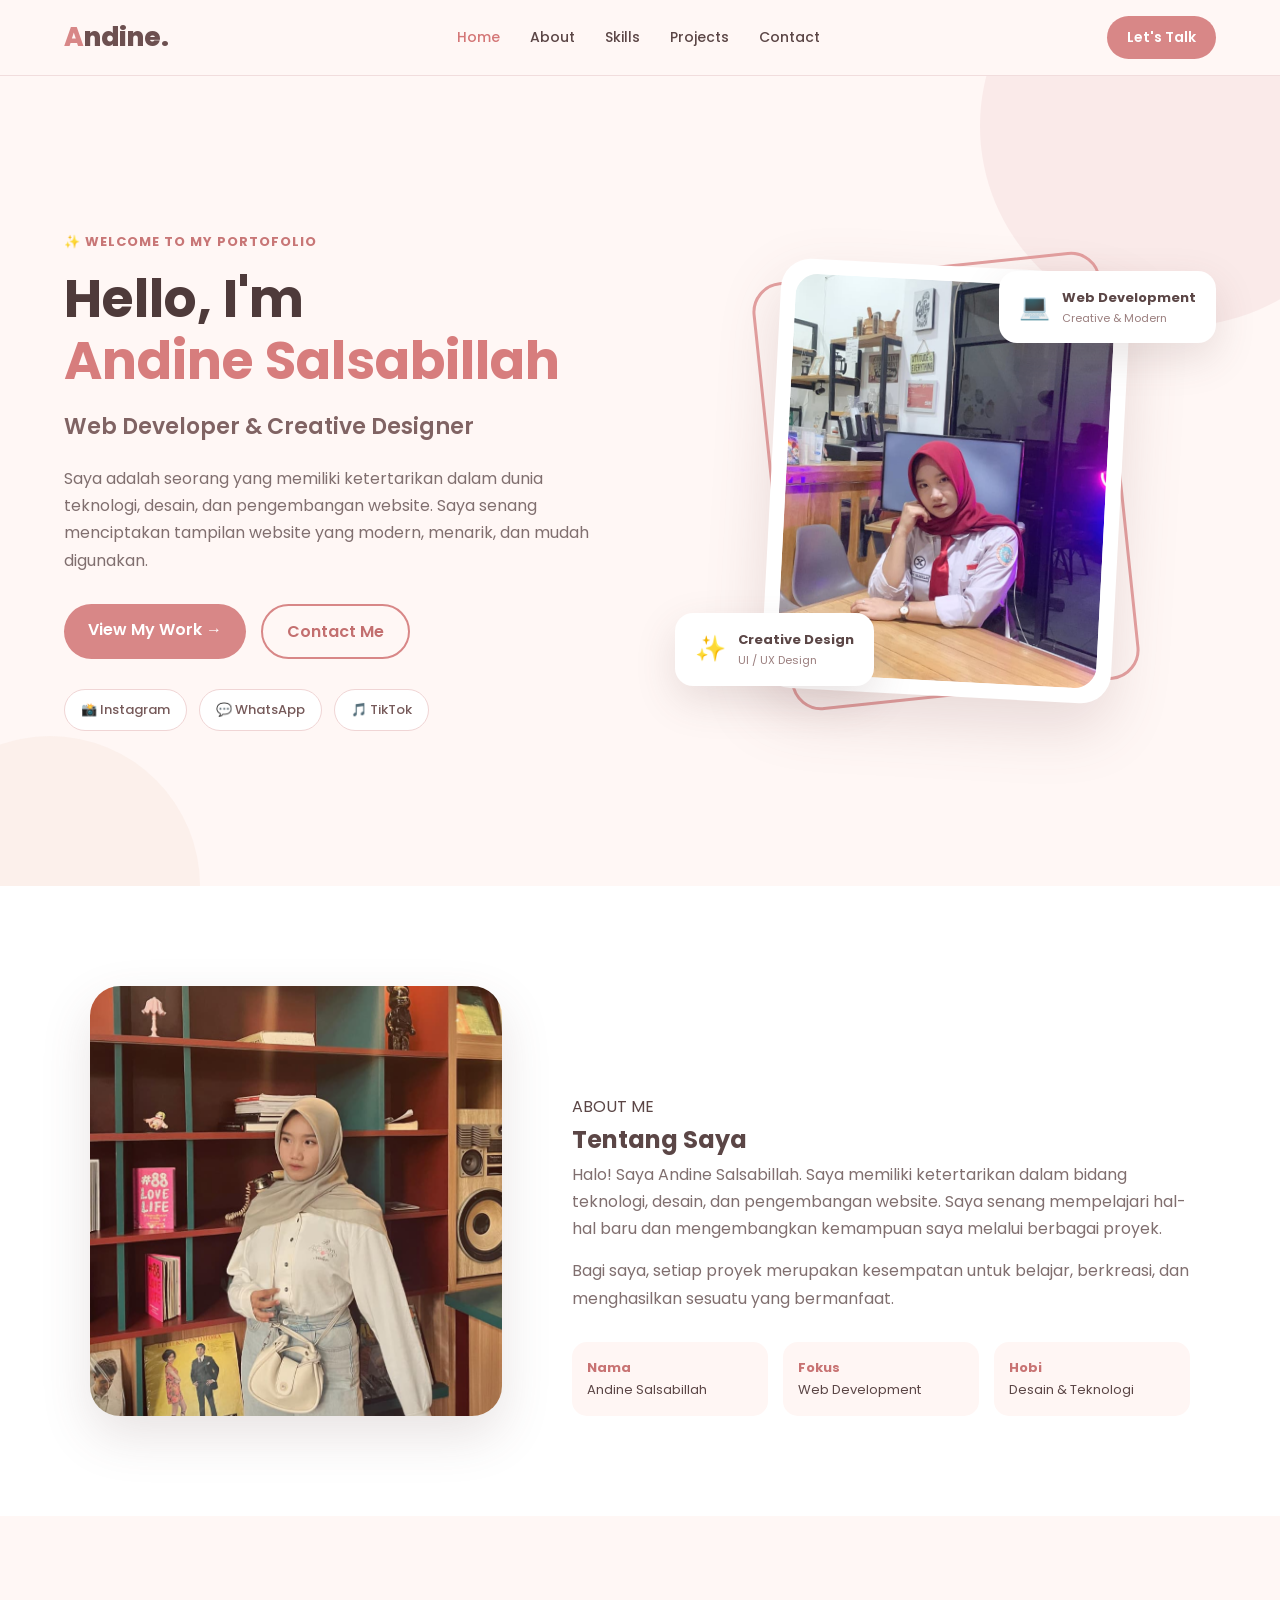
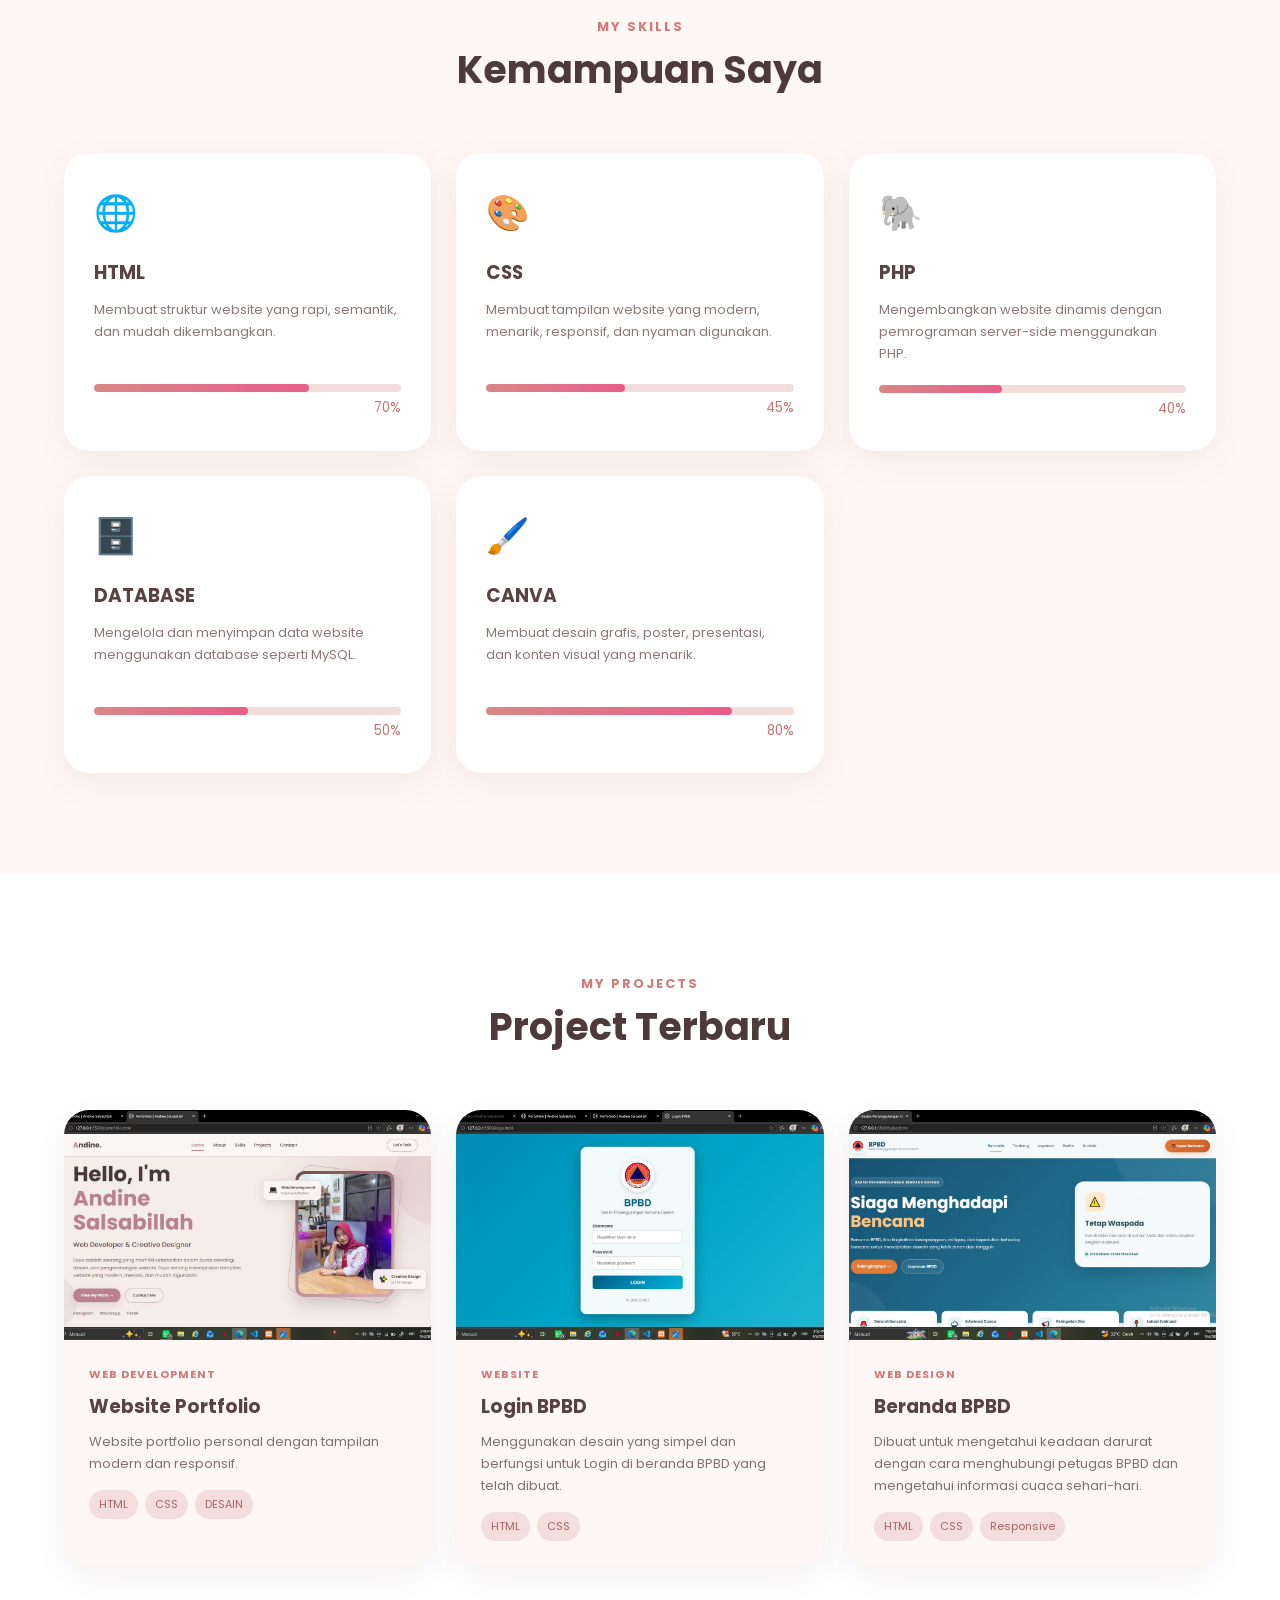
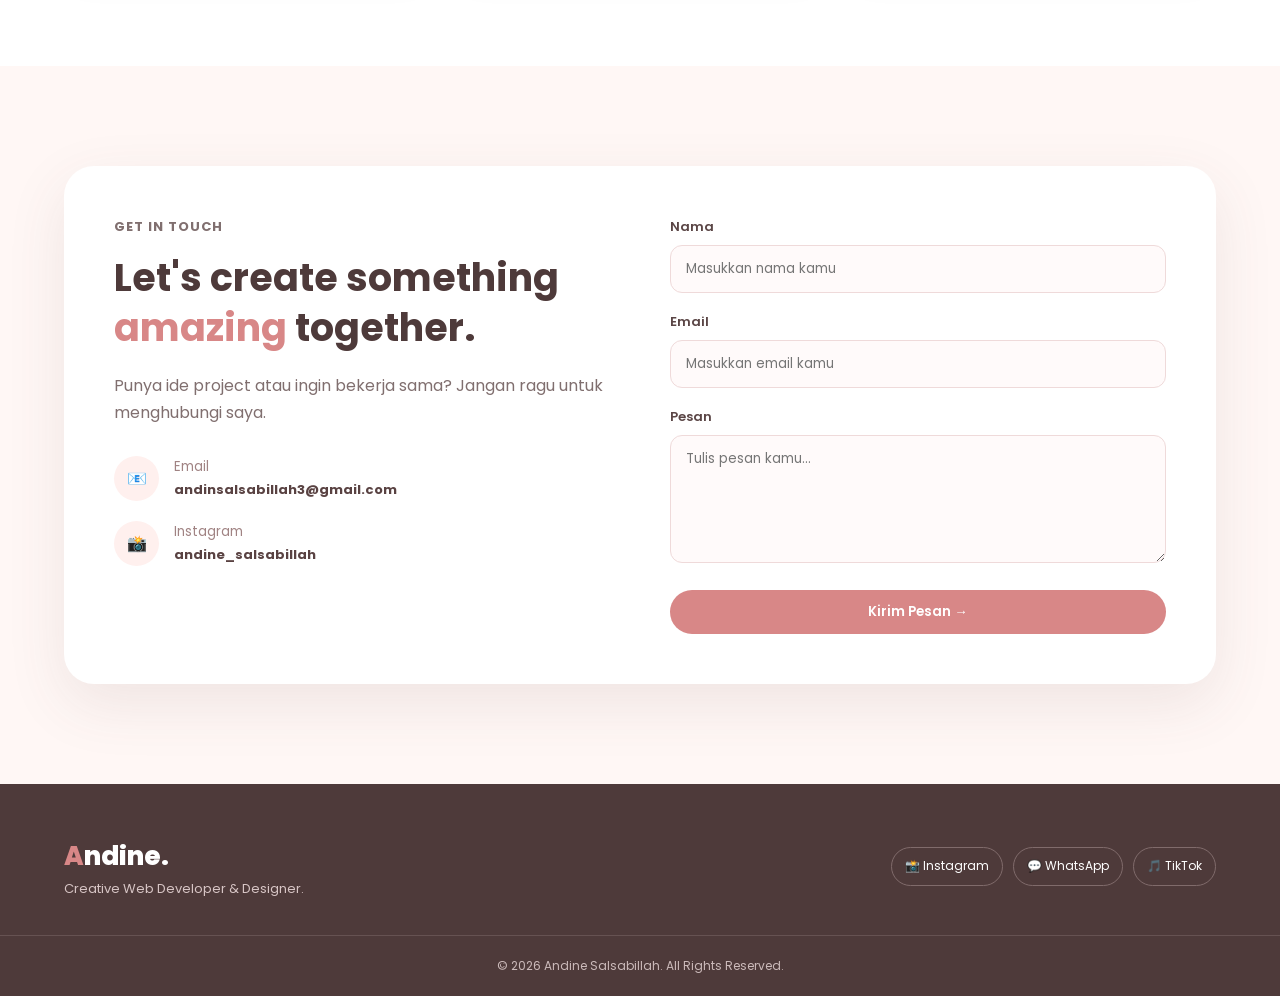
<file: index.html>
<!DOCTYPE html>
<html lang="id">

<head>
    <meta charset="UTF-8">
    <meta name="viewport" content="width=device-width, initial-scale=1.0">

    <title>Portofolio | Andine Salsabillah</title>

    <!-- Google Font -->
    <link rel="preconnect" href="https://fonts.googleapis.com">
    <link rel="preconnect" href="https://fonts.gstatic.com" crossorigin>

    <link
        href="https://fonts.googleapis.com/css2?family=Poppins:wght@300;400;500;600;700;800&display=swap"
        rel="stylesheet"
    >

    <!-- CSS -->
    <link rel="stylesheet" href="portofolio.css">
</head>

<body>

    <!-- =========================================
         NAVBAR
    ========================================== -->

    <header class="navbar">
        <div class="container nav-content">

            <a href="#home" class="logo">
                <span>A</span>ndine.
            </a>

            <nav>
                <a href="#home" class="active">Home</a>
                <a href="#about">About</a>
                <a href="#skills">Skills</a>
                <a href="#projects">Projects</a>
                <a href="#contact">Contact</a>
            </nav>

            <a href="#contact" class="nav-button">
                Let's Talk
            </a>

        </div>
    </header>


    <!-- =========================================
         HERO
    ========================================== -->

    <section id="home" class="hero">

        <div class="hero-bg-circle circle-one"></div>
        <div class="hero-bg-circle circle-two"></div>

        <div class="container hero-content">

            <div class="hero-text">

                <p class="small-title">
                    ✨ WELCOME TO MY PORTOFOLIO
                </p>

                <h1>
                    Hello, I'm
                    <span>Andine Salsabillah</span>
                </h1>

                <h2>
                    Web Developer & Creative Designer
                </h2>

                <p class="hero-description">
                    Saya adalah seorang yang memiliki ketertarikan dalam
                    dunia teknologi, desain, dan pengembangan website.
                    Saya senang menciptakan tampilan website yang modern,
                    menarik, dan mudah digunakan.
                </p>

                <div class="hero-buttons">

                    <a href="#projects" class="btn primary">
                        View My Work →
                    </a>

                    <a href="#contact" class="btn secondary">
                        Contact Me
                    </a>

                </div>


                <!-- SOCIAL MEDIA -->

                <div class="social-links">

                    <a
                        href="https://www.instagram.com/andine_salsabillah/"
                        target="_blank"
                        rel="noopener noreferrer"
                    >
                        📸 Instagram
                    </a>

                    <a
                        href="https://wa.me/6289673322706"
                        target="_blank"
                        rel="noopener noreferrer"
                    >
                        💬 WhatsApp
                    </a>

                    <a
                        href="https://www.tiktok.com/@andinesb_"
                        target="_blank"
                        rel="noopener noreferrer"
                    >
                        🎵 TikTok
                    </a>

                </div>

            </div>


            <!-- HERO IMAGE -->

            <div class="hero-image">

                <div class="image-decoration"></div>

                <div class="profile-card">

                    <div class="profile-image">

                        <img
                            src="foto andin.jpeg"
                            alt="Foto Andine Salsabillah"
                        >

                    </div>

                </div>


                <!-- FLOATING CARD -->

                <div class="floating-card card-top">

                    <span>💻</span>

                    <div>
                        <strong>Web Development</strong>
                        <small>Creative & Modern</small>
                    </div>

                </div>


                <div class="floating-card card-bottom">

                    <span>✨</span>

                    <div>
                        <strong>Creative Design</strong>
                        <small>UI / UX Design</small>
                    </div>

                </div>

            </div>

        </div>

    </section>


    <!-- =========================================
         ABOUT
    ========================================== -->

    <section id="about" class="about">

        <div class="about-container">

            <div class="about-photo">

                <img
                    src="foto3.jpeg"
                    alt="Foto Profil Andine Salsabillah"
                >

            </div>


            <div class="about-content">

                <span class="section-label">
                    ABOUT ME
                </span>

                <h2>
                    Tentang <span>Saya</span>
                </h2>

                <p>
                    Halo! Saya Andine Salsabillah. Saya memiliki ketertarikan
                    dalam bidang teknologi, desain, dan pengembangan website.
                    Saya senang mempelajari hal-hal baru dan mengembangkan
                    kemampuan saya melalui berbagai proyek.
                </p>

                <p>
                    Bagi saya, setiap proyek merupakan kesempatan untuk belajar,
                    berkreasi, dan menghasilkan sesuatu yang bermanfaat.
                </p>


                <div class="about-info">

                    <div>
                        <strong>Nama</strong>
                        <span>Andine Salsabillah</span>
                    </div>

                    <div>
                        <strong>Fokus</strong>
                        <span>Web Development</span>
                    </div>

                    <div>
                        <strong>Hobi</strong>
                        <span>Desain & Teknologi</span>
                    </div>

                </div>

            </div>

        </div>

    </section>


    <!-- =========================================
         SKILLS
    ========================================== -->

    <section id="skills" class="section skills">

        <div class="container">

            <div class="section-title">

                <p>MY SKILLS</p>

                <h2>
                    Kemampuan Saya
                </h2>

            </div>


            <div class="skills-grid">

                <!-- HTML -->

                <div class="skill-card">

                    <div class="skill-icon">
                        🌐
                    </div>

                    <h3>HTML</h3>

                    <p>
                        Membuat struktur website yang rapi,
                        semantik, dan mudah dikembangkan.
                    </p>

                    <div class="skill-bar">
                        <span style="width: 70%;"></span>
                    </div>

                    <small>70%</small>

                </div>


                <!-- CSS -->

                <div class="skill-card">

                    <div class="skill-icon">
                        🎨
                    </div>

                    <h3>CSS</h3>

                    <p>
                        Membuat tampilan website yang modern,
                        menarik, responsif, dan nyaman digunakan.
                    </p>

                    <div class="skill-bar">
                        <span style="width: 45%;"></span>
                    </div>

                    <small>45%</small>

                </div>


                <!-- PHP -->

                <div class="skill-card">

                    <div class="skill-icon">
                        🐘
                    </div>

                    <h3>PHP</h3>

                    <p>
                        Mengembangkan website dinamis dengan
                        pemrograman server-side menggunakan PHP.
                    </p>

                    <div class="skill-bar">
                        <span style="width: 40%;"></span>
                    </div>

                    <small>40%</small>

                </div>


                <!-- DATABASE -->

                <div class="skill-card">

                    <div class="skill-icon">
                        🗄️
                    </div>

                    <h3>DATABASE</h3>

                    <p>
                        Mengelola dan menyimpan data website
                        menggunakan database seperti MySQL.
                    </p>

                    <div class="skill-bar">
                        <span style="width: 50%;"></span>
                    </div>

                    <small>50%</small>

                </div>


                <!-- CANVA -->

                <div class="skill-card">

                    <div class="skill-icon">
                        🖌️
                    </div>

                    <h3>CANVA</h3>

                    <p>
                        Membuat desain grafis, poster, presentasi,
                        dan konten visual yang menarik.
                    </p>

                    <div class="skill-bar">
                        <span style="width: 80%;"></span>
                    </div>

                    <small>80%</small>

                </div>

            </div>

        </div>

    </section>


    <!-- =========================================
         PROJECTS
    ========================================== -->

    <section id="projects" class="section projects">

        <div class="container">

            <div class="section-title">

                <p>MY PROJECTS</p>

                <h2>
                    Project Terbaru
                </h2>

            </div>


            <div class="project-grid">

                <!-- PROJECT 1 -->

                <div class="project-card">

                    <div class="project-image">

                        <img
                            src="project1.jpeg"
                            alt="Foto Project 1"
                        >

                    </div>

                    <div class="project-content">

                        <div class="project-category">
                            WEB DEVELOPMENT
                        </div>

                        <h3>
                            Website Portfolio
                        </h3>

                        <p>
                            Website portfolio personal dengan
                            tampilan modern dan responsif.
                        </p>

                        <div class="project-tags">

                            <span>HTML</span>
                            <span>CSS</span>
                            <span>DESAIN</span>

                        </div>

                    </div>

                </div>


                <!-- PROJECT 2 -->

                <div class="project-card">

                    <div class="project-image">

                        <img
                            src="projectbpbd.jpeg"
                            alt="Foto Project 2"
                        >

                    </div>

                    <div class="project-content">

                        <div class="project-category">
                            WEBSITE
                        </div>

                        <h3>
                            Login BPBD
                        </h3>

                        <p>
                            Menggunakan desain yang simpel dan berfungsi
                            untuk Login di beranda BPBD yang telah dibuat.
                        </p>

                        <div class="project-tags">

                            <span>HTML</span>
                            <span>CSS</span>

                        </div>

                    </div>

                </div>


                <!-- PROJECT 3 -->

                <div class="project-card">

                    <div class="project-image">

                        <img
                            src="berandabpbd.jpeg"
                            alt="Foto Project 3"
                        >

                    </div>

                    <div class="project-content">

                        <div class="project-category">
                            WEB DESIGN
                        </div>

                        <h3>
                            Beranda BPBD
                        </h3>

                        <p>
                            Dibuat untuk mengetahui keadaan darurat
                            dengan cara menghubungi petugas BPBD dan
                            mengetahui informasi cuaca sehari-hari.
                        </p>

                        <div class="project-tags">

                            <span>HTML</span>
                            <span>CSS</span>
                            <span>Responsive</span>

                        </div>

                    </div>

                </div>

            </div>

        </div>

    </section>


    <!-- =========================================
         CONTACT
    ========================================== -->

    <section id="contact" class="section contact">

        <div class="container">

            <div class="contact-box">


                <!-- CONTACT TEXT -->

                <div class="contact-text">

                    <p class="small-title">
                        GET IN TOUCH
                    </p>

                    <h2>
                        Let's create something
                        <span>amazing</span> together.
                    </h2>

                    <p>
                        Punya ide project atau ingin bekerja sama?
                        Jangan ragu untuk menghubungi saya.
                    </p>


                    <!-- CONTACT INFO -->

                    <div class="contact-info">

                        <div>

                            <span>📧</span>

                            <div>

                                <small>Email</small>

                                <strong>
                                    andinsalsabillah3@gmail.com
                                </strong>

                            </div>

                        </div>


                        <div>

                            <span>📸</span>

                            <div>

                                <small>Instagram</small>

                                <strong>
                                    andine_salsabillah
                                </strong>

                            </div>

                        </div>

                    </div>

                </div>


                <!-- =================================
                     CONTACT FORM
                ================================== -->

                <form
                    class="contact-form"
                    action="https://formsubmit.co/andinsalsabillah3@gmail.com"
                    method="POST"
                >

                    <!-- Pengaturan FormSubmit -->

                    <input
                        type="hidden"
                        name="_subject"
                        value="Pesan Baru dari Website Portfolio Andine"
                    >

                    <input
                        type="hidden"
                        name="_captcha"
                        value="false"
                    >

                    <input
                        type="hidden"
                        name="_template"
                        value="table"
                    >


                    <!-- NAMA -->

                    <div class="input-group">

                        <label for="nama">
                            Nama
                        </label>

                        <input
                            type="text"
                            id="nama"
                            name="Nama"
                            placeholder="Masukkan nama kamu"
                            required
                        >

                    </div>


                    <!-- EMAIL -->

                    <div class="input-group">

                        <label for="email">
                            Email
                        </label>

                        <input
                            type="email"
                            id="email"
                            name="Email"
                            placeholder="Masukkan email kamu"
                            required
                        >

                    </div>


                    <!-- PESAN -->

                    <div class="input-group">

                        <label for="pesan">
                            Pesan
                        </label>

                        <textarea
                            id="pesan"
                            name="Pesan"
                            rows="5"
                            placeholder="Tulis pesan kamu..."
                            required
                        ></textarea>

                    </div>


                    <!-- TOMBOL -->

                    <button
                        type="submit"
                        class="btn primary"
                    >
                        Kirim Pesan →
                    </button>

                </form>

            </div>

        </div>

    </section>


    <!-- =========================================
         FOOTER
    ========================================== -->

    <footer>

        <div class="container footer-content">

            <div>

                <a href="#home" class="logo">
                    <span>A</span>ndine.
                </a>

                <p>
                    Creative Web Developer & Designer.
                </p>

            </div>


            <div class="footer-social">

                <a
                    href="https://www.instagram.com/andine_salsabillah/"
                    target="_blank"
                    rel="noopener noreferrer"
                >
                    📸 Instagram
                </a>

                <a
                    href="https://wa.me/6289673322706"
                    target="_blank"
                    rel="noopener noreferrer"
                >
                    💬 WhatsApp
                </a>

                <a
                    href="https://www.tiktok.com/@andinesb_"
                    target="_blank"
                    rel="noopener noreferrer"
                >
                    🎵 TikTok
                </a>

            </div>

        </div>


        <div class="copyright">

            © 2026 Andine Salsabillah.
            All Rights Reserved.

        </div>

    </footer>

</body>

</html>
</file>
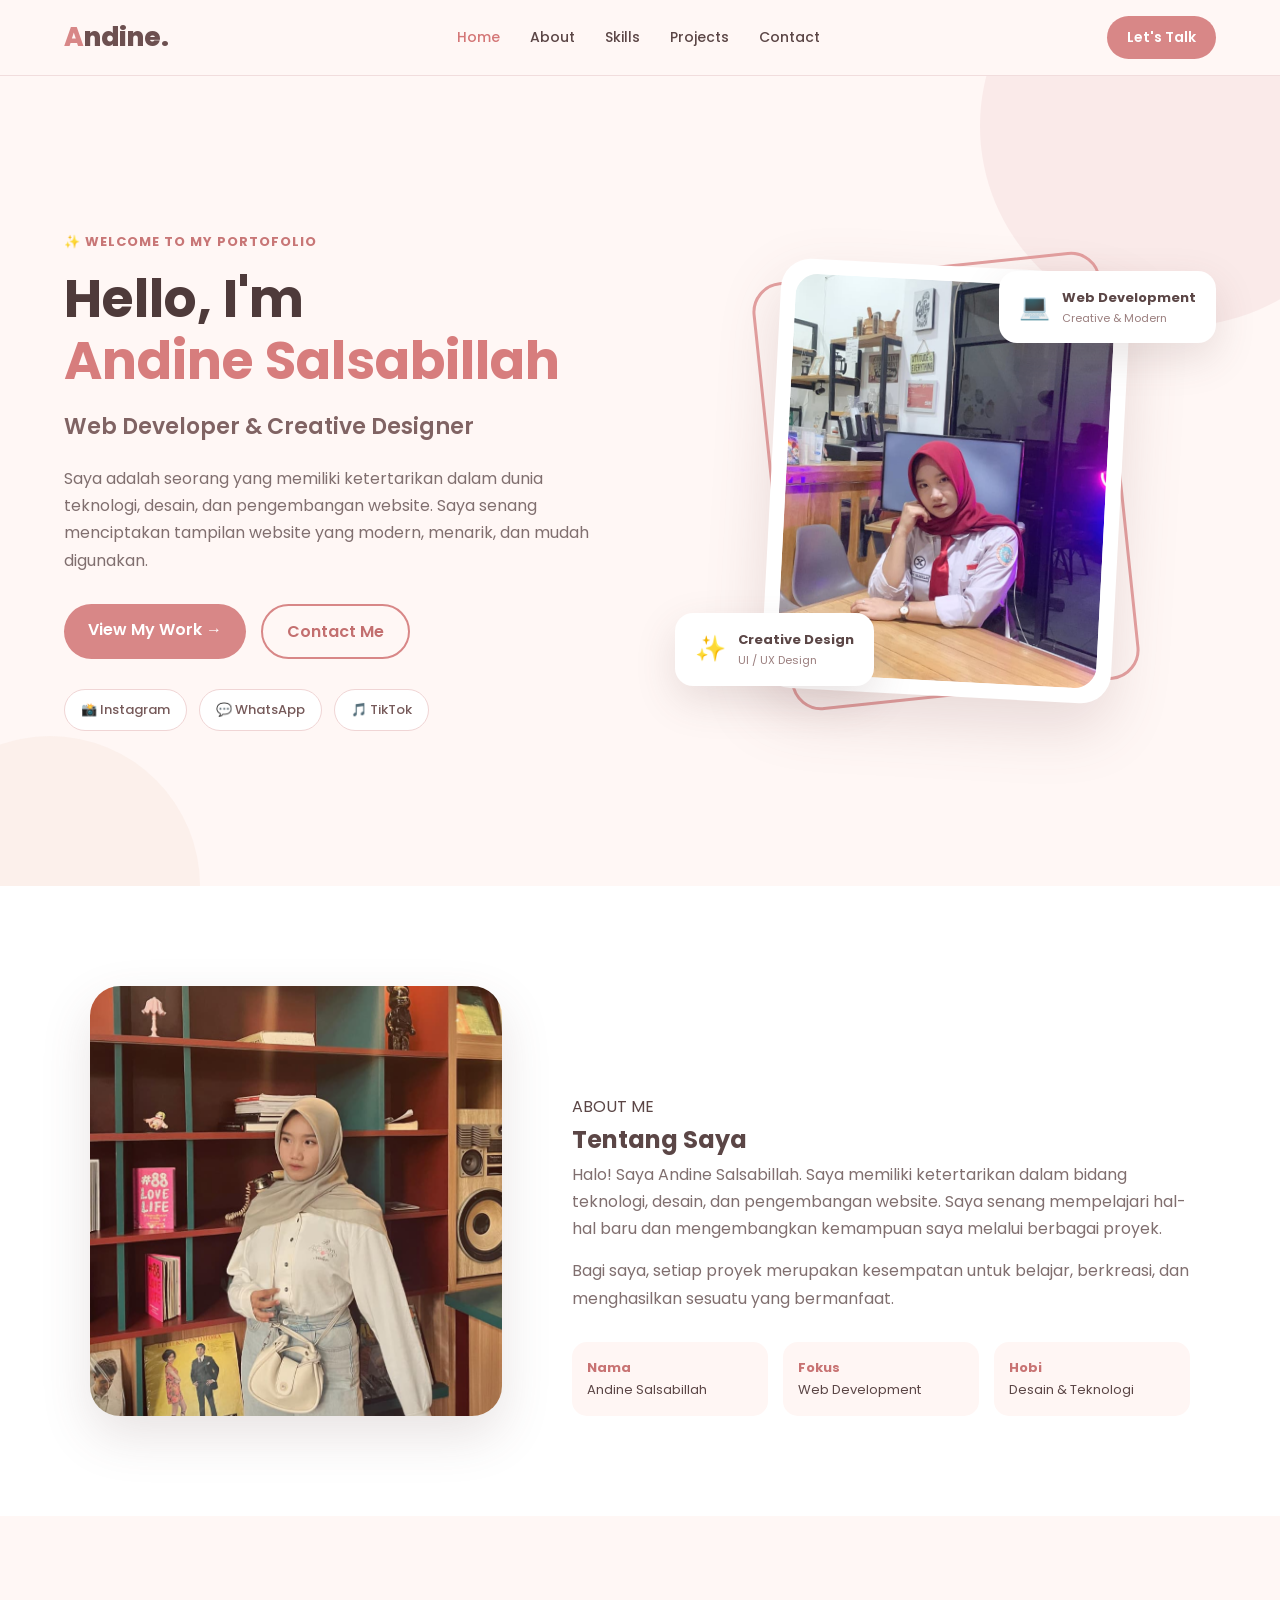
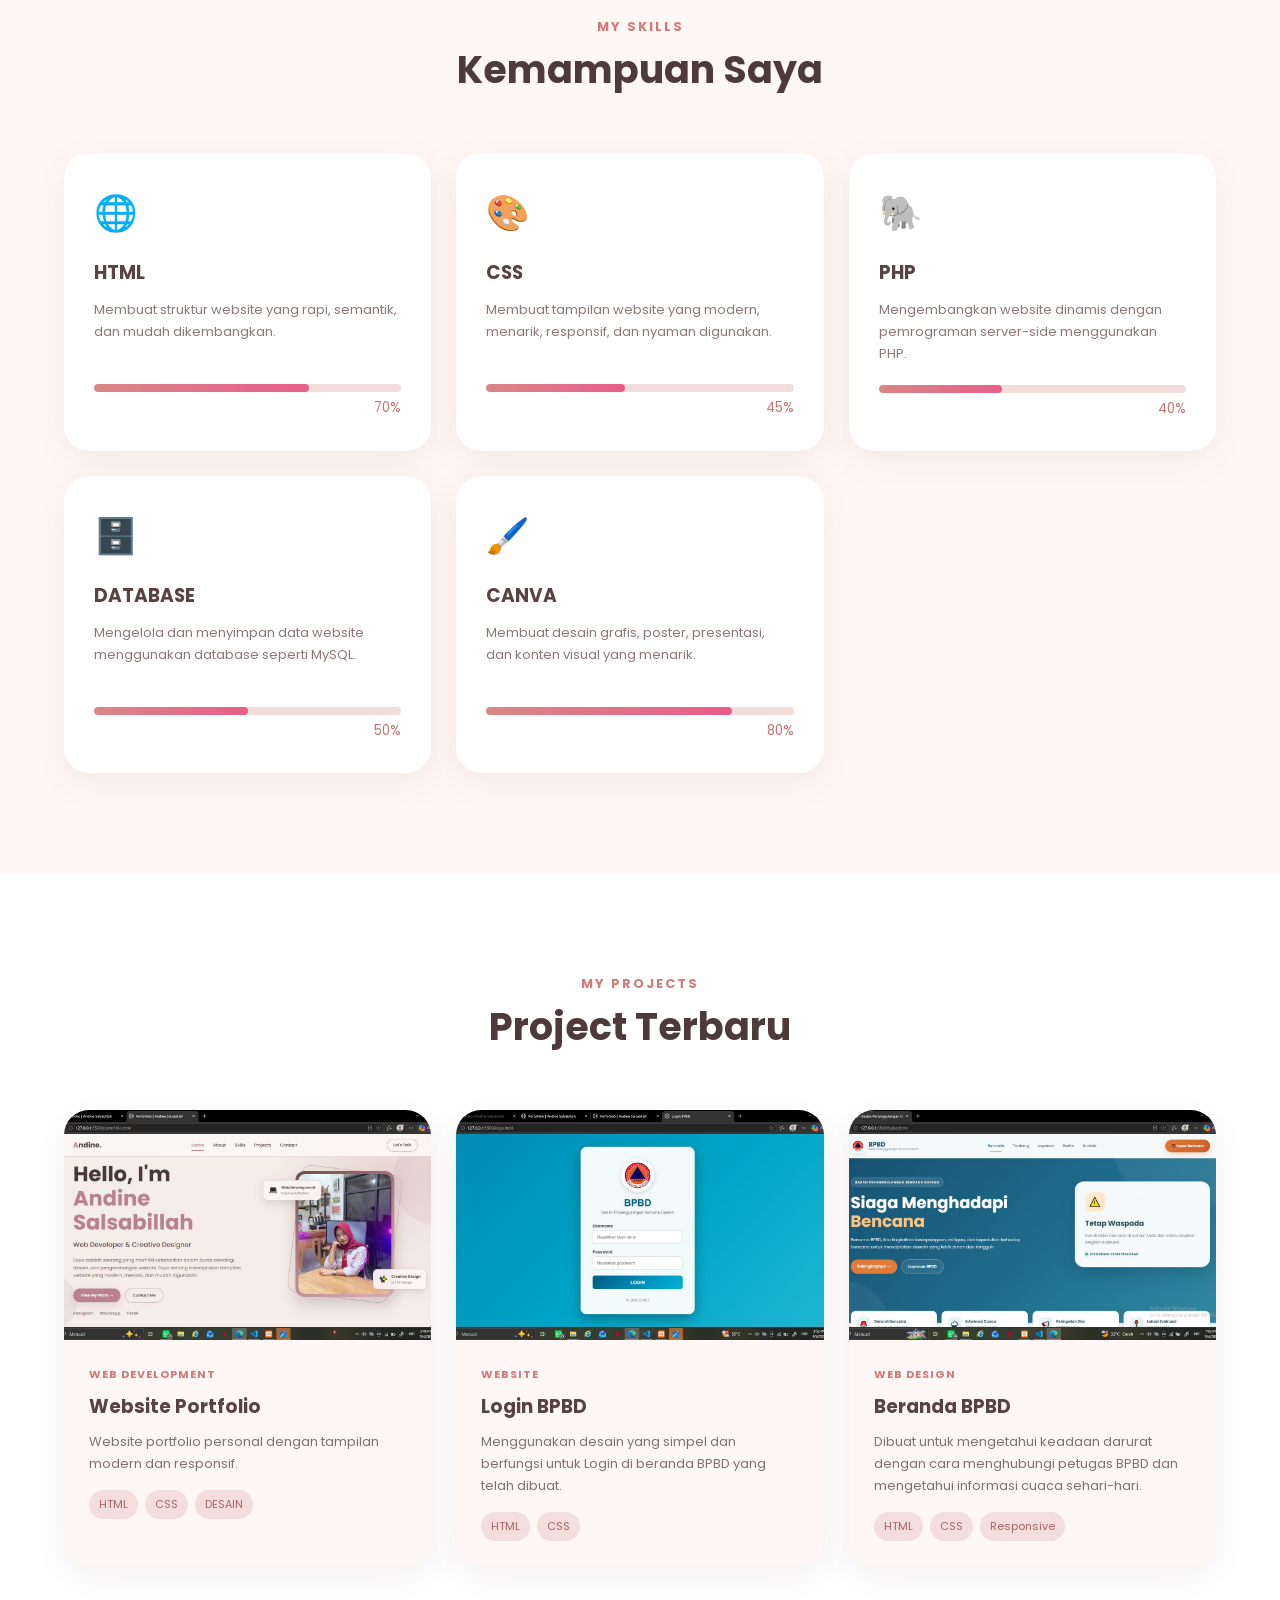
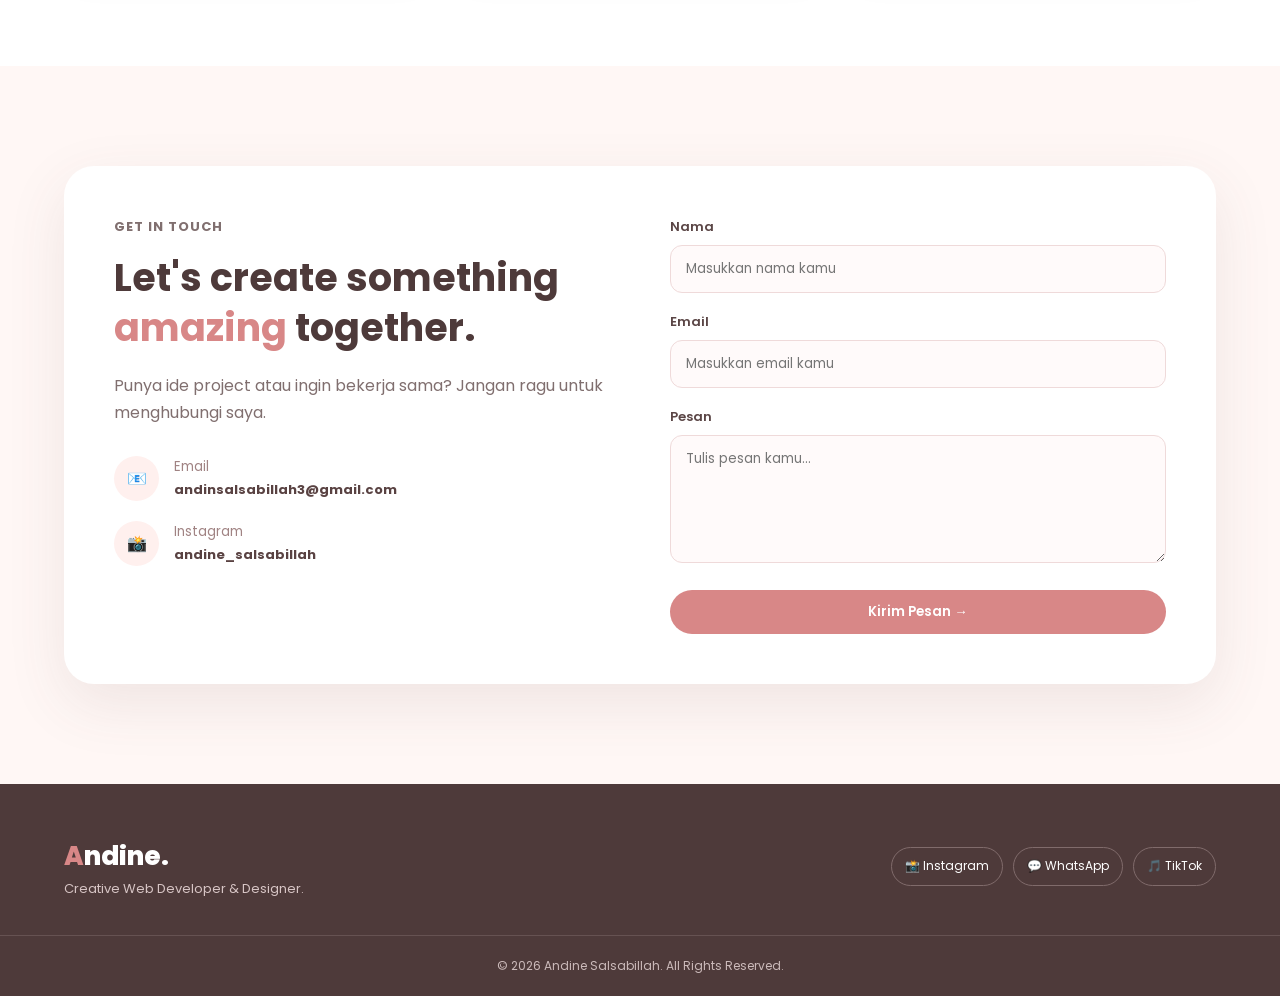
<file: portofolio.html>
<!DOCTYPE html>
<html lang="id">

<head>
    <meta charset="UTF-8">
    <meta name="viewport" content="width=device-width, initial-scale=1.0">

    <title>Portofolio | Andine Salsabillah</title>

    <!-- Google Font -->
    <link rel="preconnect" href="https://fonts.googleapis.com">
    <link rel="preconnect" href="https://fonts.gstatic.com" crossorigin>

    <link
        href="https://fonts.googleapis.com/css2?family=Poppins:wght@300;400;500;600;700;800&display=swap"
        rel="stylesheet"
    >

    <!-- CSS -->
    <link rel="stylesheet" href="portofolio.css">
</head>

<body>

    <!-- =========================================
         NAVBAR
    ========================================== -->

    <header class="navbar">
        <div class="container nav-content">

            <a href="#home" class="logo">
                <span>A</span>ndine.
            </a>

            <nav>
                <a href="#home" class="active">Home</a>
                <a href="#about">About</a>
                <a href="#skills">Skills</a>
                <a href="#projects">Projects</a>
                <a href="#contact">Contact</a>
            </nav>

            <a href="#contact" class="nav-button">
                Let's Talk
            </a>

        </div>
    </header>


    <!-- =========================================
         HERO
    ========================================== -->

    <section id="home" class="hero">

        <div class="hero-bg-circle circle-one"></div>
        <div class="hero-bg-circle circle-two"></div>

        <div class="container hero-content">

            <div class="hero-text">

                <p class="small-title">
                    ✨ WELCOME TO MY PORTOFOLIO
                </p>

                <h1>
                    Hello, I'm
                    <span>Andine Salsabillah</span>
                </h1>

                <h2>
                    Web Developer & Creative Designer
                </h2>

                <p class="hero-description">
                    Saya adalah seorang yang memiliki ketertarikan dalam
                    dunia teknologi, desain, dan pengembangan website.
                    Saya senang menciptakan tampilan website yang modern,
                    menarik, dan mudah digunakan.
                </p>

                <div class="hero-buttons">

                    <a href="#projects" class="btn primary">
                        View My Work →
                    </a>

                    <a href="#contact" class="btn secondary">
                        Contact Me
                    </a>

                </div>


                <!-- SOCIAL MEDIA -->

                <div class="social-links">

                    <a
                        href="https://www.instagram.com/andine_salsabillah/"
                        target="_blank"
                        rel="noopener noreferrer"
                    >
                        📸 Instagram
                    </a>

                    <a
                        href="https://wa.me/6289673322706"
                        target="_blank"
                        rel="noopener noreferrer"
                    >
                        💬 WhatsApp
                    </a>

                    <a
                        href="https://www.tiktok.com/@andinesb_"
                        target="_blank"
                        rel="noopener noreferrer"
                    >
                        🎵 TikTok
                    </a>

                </div>

            </div>


            <!-- HERO IMAGE -->

            <div class="hero-image">

                <div class="image-decoration"></div>

                <div class="profile-card">

                    <div class="profile-image">

                        <img
                            src="foto andin.jpeg"
                            alt="Foto Andine Salsabillah"
                        >

                    </div>

                </div>


                <!-- FLOATING CARD -->

                <div class="floating-card card-top">

                    <span>💻</span>

                    <div>
                        <strong>Web Development</strong>
                        <small>Creative & Modern</small>
                    </div>

                </div>


                <div class="floating-card card-bottom">

                    <span>✨</span>

                    <div>
                        <strong>Creative Design</strong>
                        <small>UI / UX Design</small>
                    </div>

                </div>

            </div>

        </div>

    </section>


    <!-- =========================================
         ABOUT
    ========================================== -->

    <section id="about" class="about">

        <div class="about-container">

            <div class="about-photo">

                <img
                    src="foto3.jpeg"
                    alt="Foto Profil Andine Salsabillah"
                >

            </div>


            <div class="about-content">

                <span class="section-label">
                    ABOUT ME
                </span>

                <h2>
                    Tentang <span>Saya</span>
                </h2>

                <p>
                    Halo! Saya Andine Salsabillah. Saya memiliki ketertarikan
                    dalam bidang teknologi, desain, dan pengembangan website.
                    Saya senang mempelajari hal-hal baru dan mengembangkan
                    kemampuan saya melalui berbagai proyek.
                </p>

                <p>
                    Bagi saya, setiap proyek merupakan kesempatan untuk belajar,
                    berkreasi, dan menghasilkan sesuatu yang bermanfaat.
                </p>


                <div class="about-info">

                    <div>
                        <strong>Nama</strong>
                        <span>Andine Salsabillah</span>
                    </div>

                    <div>
                        <strong>Fokus</strong>
                        <span>Web Development</span>
                    </div>

                    <div>
                        <strong>Hobi</strong>
                        <span>Desain & Teknologi</span>
                    </div>

                </div>

            </div>

        </div>

    </section>


    <!-- =========================================
         SKILLS
    ========================================== -->

    <section id="skills" class="section skills">

        <div class="container">

            <div class="section-title">

                <p>MY SKILLS</p>

                <h2>
                    Kemampuan Saya
                </h2>

            </div>


            <div class="skills-grid">

                <!-- HTML -->

                <div class="skill-card">

                    <div class="skill-icon">
                        🌐
                    </div>

                    <h3>HTML</h3>

                    <p>
                        Membuat struktur website yang rapi,
                        semantik, dan mudah dikembangkan.
                    </p>

                    <div class="skill-bar">
                        <span style="width: 70%;"></span>
                    </div>

                    <small>70%</small>

                </div>


                <!-- CSS -->

                <div class="skill-card">

                    <div class="skill-icon">
                        🎨
                    </div>

                    <h3>CSS</h3>

                    <p>
                        Membuat tampilan website yang modern,
                        menarik, responsif, dan nyaman digunakan.
                    </p>

                    <div class="skill-bar">
                        <span style="width: 45%;"></span>
                    </div>

                    <small>45%</small>

                </div>


                <!-- PHP -->

                <div class="skill-card">

                    <div class="skill-icon">
                        🐘
                    </div>

                    <h3>PHP</h3>

                    <p>
                        Mengembangkan website dinamis dengan
                        pemrograman server-side menggunakan PHP.
                    </p>

                    <div class="skill-bar">
                        <span style="width: 40%;"></span>
                    </div>

                    <small>40%</small>

                </div>


                <!-- DATABASE -->

                <div class="skill-card">

                    <div class="skill-icon">
                        🗄️
                    </div>

                    <h3>DATABASE</h3>

                    <p>
                        Mengelola dan menyimpan data website
                        menggunakan database seperti MySQL.
                    </p>

                    <div class="skill-bar">
                        <span style="width: 50%;"></span>
                    </div>

                    <small>50%</small>

                </div>


                <!-- CANVA -->

                <div class="skill-card">

                    <div class="skill-icon">
                        🖌️
                    </div>

                    <h3>CANVA</h3>

                    <p>
                        Membuat desain grafis, poster, presentasi,
                        dan konten visual yang menarik.
                    </p>

                    <div class="skill-bar">
                        <span style="width: 80%;"></span>
                    </div>

                    <small>80%</small>

                </div>

            </div>

        </div>

    </section>


    <!-- =========================================
         PROJECTS
    ========================================== -->

    <section id="projects" class="section projects">

        <div class="container">

            <div class="section-title">

                <p>MY PROJECTS</p>

                <h2>
                    Project Terbaru
                </h2>

            </div>


            <div class="project-grid">

                <!-- PROJECT 1 -->

                <div class="project-card">

                    <div class="project-image">

                        <img
                            src="project1.jpeg"
                            alt="Foto Project 1"
                        >

                    </div>

                    <div class="project-content">

                        <div class="project-category">
                            WEB DEVELOPMENT
                        </div>

                        <h3>
                            Website Portfolio
                        </h3>

                        <p>
                            Website portfolio personal dengan
                            tampilan modern dan responsif.
                        </p>

                        <div class="project-tags">

                            <span>HTML</span>
                            <span>CSS</span>
                            <span>DESAIN</span>

                        </div>

                    </div>

                </div>


                <!-- PROJECT 2 -->

                <div class="project-card">

                    <div class="project-image">

                        <img
                            src="projectbpbd.jpeg"
                            alt="Foto Project 2"
                        >

                    </div>

                    <div class="project-content">

                        <div class="project-category">
                            WEBSITE
                        </div>

                        <h3>
                            Login BPBD
                        </h3>

                        <p>
                            Menggunakan desain yang simpel dan berfungsi
                            untuk Login di beranda BPBD yang telah dibuat.
                        </p>

                        <div class="project-tags">

                            <span>HTML</span>
                            <span>CSS</span>

                        </div>

                    </div>

                </div>


                <!-- PROJECT 3 -->

                <div class="project-card">

                    <div class="project-image">

                        <img
                            src="berandabpbd.jpeg"
                            alt="Foto Project 3"
                        >

                    </div>

                    <div class="project-content">

                        <div class="project-category">
                            WEB DESIGN
                        </div>

                        <h3>
                            Beranda BPBD
                        </h3>

                        <p>
                            Dibuat untuk mengetahui keadaan darurat
                            dengan cara menghubungi petugas BPBD dan
                            mengetahui informasi cuaca sehari-hari.
                        </p>

                        <div class="project-tags">

                            <span>HTML</span>
                            <span>CSS</span>
                            <span>Responsive</span>

                        </div>

                    </div>

                </div>

            </div>

        </div>

    </section>


    <!-- =========================================
         CONTACT
    ========================================== -->

    <section id="contact" class="section contact">

        <div class="container">

            <div class="contact-box">


                <!-- CONTACT TEXT -->

                <div class="contact-text">

                    <p class="small-title">
                        GET IN TOUCH
                    </p>

                    <h2>
                        Let's create something
                        <span>amazing</span> together.
                    </h2>

                    <p>
                        Punya ide project atau ingin bekerja sama?
                        Jangan ragu untuk menghubungi saya.
                    </p>


                    <!-- CONTACT INFO -->

                    <div class="contact-info">

                        <div>

                            <span>📧</span>

                            <div>

                                <small>Email</small>

                                <strong>
                                    andinsalsabillah3@gmail.com
                                </strong>

                            </div>

                        </div>


                        <div>

                            <span>📸</span>

                            <div>

                                <small>Instagram</small>

                                <strong>
                                    andine_salsabillah
                                </strong>

                            </div>

                        </div>

                    </div>

                </div>


                <!-- =================================
                     CONTACT FORM
                ================================== -->

                <form
                    class="contact-form"
                    action="https://formsubmit.co/andinsalsabillah3@gmail.com"
                    method="POST"
                >

                    <!-- Pengaturan FormSubmit -->

                    <input
                        type="hidden"
                        name="_subject"
                        value="Pesan Baru dari Website Portfolio Andine"
                    >

                    <input
                        type="hidden"
                        name="_captcha"
                        value="false"
                    >

                    <input
                        type="hidden"
                        name="_template"
                        value="table"
                    >


                    <!-- NAMA -->

                    <div class="input-group">

                        <label for="nama">
                            Nama
                        </label>

                        <input
                            type="text"
                            id="nama"
                            name="Nama"
                            placeholder="Masukkan nama kamu"
                            required
                        >

                    </div>


                    <!-- EMAIL -->

                    <div class="input-group">

                        <label for="email">
                            Email
                        </label>

                        <input
                            type="email"
                            id="email"
                            name="Email"
                            placeholder="Masukkan email kamu"
                            required
                        >

                    </div>


                    <!-- PESAN -->

                    <div class="input-group">

                        <label for="pesan">
                            Pesan
                        </label>

                        <textarea
                            id="pesan"
                            name="Pesan"
                            rows="5"
                            placeholder="Tulis pesan kamu..."
                            required
                        ></textarea>

                    </div>


                    <!-- TOMBOL -->

                    <button
                        type="submit"
                        class="btn primary"
                    >
                        Kirim Pesan →
                    </button>

                </form>

            </div>

        </div>

    </section>


    <!-- =========================================
         FOOTER
    ========================================== -->

    <footer>

        <div class="container footer-content">

            <div>

                <a href="#home" class="logo">
                    <span>A</span>ndine.
                </a>

                <p>
                    Creative Web Developer & Designer.
                </p>

            </div>


            <div class="footer-social">

                <a
                    href="https://www.instagram.com/andine_salsabillah/"
                    target="_blank"
                    rel="noopener noreferrer"
                >
                    📸 Instagram
                </a>

                <a
                    href="https://wa.me/6289673322706"
                    target="_blank"
                    rel="noopener noreferrer"
                >
                    💬 WhatsApp
                </a>

                <a
                    href="https://www.tiktok.com/@andinesb_"
                    target="_blank"
                    rel="noopener noreferrer"
                >
                    🎵 TikTok
                </a>

            </div>

        </div>


        <div class="copyright">

            © 2026 Andine Salsabillah.
            All Rights Reserved.

        </div>

    </footer>

</body>

</html>
</file>
<file: portofolio.css>
/* ==================================================
   RESET
================================================== */

* {
    margin: 0;
    padding: 0;
    box-sizing: border-box;
}

html {
    scroll-behavior: smooth;
}

body {
    font-family: "Poppins", sans-serif;
    background: #fff7f5;
    color: #5b4646;
    line-height: 1.7;
}

a {
    text-decoration: none;
    color: inherit;
}

img {
    max-width: 100%;
    display: block;
}

.container {
    width: 90%;
    max-width: 1200px;
    margin: auto;
}


/* ==================================================
   NAVBAR
================================================== */

.navbar {
    position: sticky;
    top: 0;
    z-index: 1000;
    background: rgba(255, 247, 245, 0.95);
    backdrop-filter: blur(10px);
    border-bottom: 1px solid #f1dddd;
}

.nav-content {
    min-height: 75px;
    display: flex;
    align-items: center;
    justify-content: space-between;
    gap: 30px;
}

.logo {
    font-size: 26px;
    font-weight: 800;
    color: #6d5050;
    transition: 0.3s ease;
}

.logo span {
    color: #d88787;
}

.logo:hover {
    color: #e85d8a;
}

.logo:active {
    color: #e85d8a;
    transform: scale(0.95);
}

.navbar nav {
    display: flex;
    gap: 30px;
}

.navbar nav a {
    font-size: 14px;
    font-weight: 500;
    transition: 0.3s ease;
}

.navbar nav a:hover {
    color: #d47777;
}

.navbar nav a.active {
    color: #d47777;
}

.navbar nav a:active {
    color: #e85d8a;
    transform: scale(0.92);
}

.nav-button {
    background: #d88787;
    color: white;
    padding: 10px 20px;
    border-radius: 30px;
    font-size: 14px;
    font-weight: 600;
    transition: 0.3s ease;
}

.nav-button:hover {
    background: #b96767;
    transform: translateY(-2px);
}

.nav-button:active {
    background: #e85d8a;
    color: white;
    transform: scale(0.94);
    box-shadow: 0 5px 20px rgba(232, 93, 138, 0.35);
}


/* ==================================================
   HERO
================================================== */

.hero {
    min-height: 90vh;
    display: flex;
    align-items: center;
    position: relative;
    overflow: hidden;
    padding: 80px 0;
}

.hero-content {
    display: grid;
    grid-template-columns: 1fr 1fr;
    align-items: center;
    gap: 70px;
    position: relative;
    z-index: 2;
}

.hero-text h1 {
    font-size: 52px;
    line-height: 1.2;
    color: #4e3a3a;
    margin-bottom: 15px;
}

.hero-text h1 span {
    color: #d77d7d;
    display: block;
}

.hero-text h2 {
    font-size: 22px;
    font-weight: 600;
    color: #806363;
    margin-bottom: 20px;
}

.small-title {
    color: #c87676;
    font-size: 13px;
    font-weight: 700;
    letter-spacing: 1px;
    margin-bottom: 15px;
}

.hero-description {
    max-width: 600px;
    color: #806f6f;
    margin-bottom: 30px;
}


/* ==================================================
   HERO BUTTON
================================================== */

.hero-buttons {
    display: flex;
    gap: 15px;
    margin-bottom: 30px;
}

.btn {
    display: inline-block;
    padding: 12px 24px;
    border-radius: 30px;
    font-weight: 600;

    transition:
        background-color 0.25s ease,
        color 0.25s ease,
        border-color 0.25s ease,
        transform 0.2s ease,
        box-shadow 0.25s ease;
}

.btn.primary {
    background: #d88787;
    color: white;
}

.btn.primary:hover {
    background: #b96767;
    transform: translateY(-3px);
}

.btn.primary:active {
    background: #e85d8a !important;
    color: white;
    transform: scale(0.94);
    box-shadow: 0 5px 20px rgba(232, 93, 138, 0.35);
}

.btn.secondary {
    border: 2px solid #d88787;
    color: #c36f6f;
}

.btn.secondary:hover {
    background: #d88787;
    color: white;
}

.btn.secondary:active {
    background: #e85d8a !important;
    border-color: #e85d8a;
    color: white;
    transform: scale(0.94);
}


/* ==================================================
   SOCIAL MEDIA
================================================== */

.social-links {
    display: flex;
    flex-wrap: wrap;
    gap: 12px;
}

.social-links a {
    padding: 9px 16px;
    border-radius: 25px;
    background: white;
    border: 1px solid #f0d5d5;
    color: #765a5a;
    font-size: 13px;
    font-weight: 500;

    transition:
        background-color 0.25s ease,
        color 0.25s ease,
        border-color 0.25s ease,
        transform 0.2s ease,
        box-shadow 0.25s ease;
}

.social-links a:hover {
    background: #d88787;
    color: white;
    transform: translateY(-3px);
}

.social-links a:active {
    background: #e85d8a;
    color: white;
    border-color: #e85d8a;
    transform: scale(0.94);
    box-shadow: 0 5px 20px rgba(232, 93, 138, 0.3);
}


/* ==================================================
   HERO IMAGE
================================================== */

.hero-image {
    position: relative;
    min-height: 500px;
    display: flex;
    justify-content: center;
    align-items: center;
}

.profile-card {
    width: 350px;
    height: 430px;
    background: white;
    padding: 15px;
    border-radius: 30px;
    box-shadow: 0 25px 60px rgba(126, 83, 83, 0.18);
    transform: rotate(3deg);
    position: relative;
    z-index: 2;
    transition: 0.3s ease;
}

.profile-card:hover {
    transform: rotate(0deg) scale(1.02);
}

.profile-image {
    width: 100%;
    height: 100%;
    border-radius: 22px;
    overflow: hidden;
}

.profile-image img {
    width: 100%;
    height: 100%;
    object-fit: cover;
}

.image-decoration {
    width: 350px;
    height: 430px;
    border: 3px solid #e4a0a0;
    border-radius: 30px;
    position: absolute;
    transform: rotate(-6deg);
}

.floating-card {
    position: absolute;
    z-index: 5;
    background: white;
    padding: 15px 20px;
    border-radius: 18px;
    box-shadow: 0 15px 40px rgba(100, 70, 70, 0.15);
    display: flex;
    align-items: center;
    gap: 12px;
    transition: 0.3s ease;
}

.floating-card:hover {
    transform: translateY(-5px);
}

.floating-card span {
    font-size: 25px;
}

.floating-card strong {
    display: block;
    font-size: 13px;
}

.floating-card small {
    display: block;
    color: #9a7e7e;
    font-size: 11px;
}

.card-top {
    top: 40px;
    right: 0;
}

.card-bottom {
    bottom: 45px;
    left: 0;
}


/* ==================================================
   BACKGROUND CIRCLE
================================================== */

.hero-bg-circle {
    position: absolute;
    border-radius: 50%;
    opacity: 0.5;
}

.circle-one {
    width: 400px;
    height: 400px;
    background: #f6dede;
    top: -150px;
    right: -100px;
}

.circle-two {
    width: 300px;
    height: 300px;
    background: #f9e9e2;
    bottom: -150px;
    left: -100px;
}


/* ==================================================
   ABOUT
================================================== */

.about {
    padding: 100px 0;
    background: white;
}

.about-container {
    width: 90%;
    max-width: 1100px;
    margin: auto;

    display: grid;

    /*
       DESKTOP:

       FOTO        ABOUT ME
       FOTO        TENTANG SAYA
       FOTO        DESKRIPSI + INFORMASI
    */

    grid-template-columns: 0.8fr 1.2fr;

    grid-template-areas:
        "photo title"
        "photo content";

    align-items: center;
    gap: 20px 70px;
}


/* ==================================================
   JUDUL ABOUT
================================================== */

.about-title {
    grid-area: title;
}

.about-title h2 {
    font-size: 40px;
    color: #4e3a3a;
    margin: 10px 0 0;
}

.about-title h2 span {
    color: #d88787;
}


/* ==================================================
   FOTO ABOUT
================================================== */

.about-photo {
    grid-area: photo;

    position: relative;
    border-radius: 30px;
    overflow: hidden;

    box-shadow: 0 20px 50px rgba(100, 70, 70, 0.15);

    animation: aboutFloat 4s ease-in-out infinite;

    transition:
        transform 0.4s ease,
        box-shadow 0.4s ease;
}

.about-photo img {
    width: 100%;
    height: 430px;
    object-fit: cover;

    transition:
        transform 0.5s ease,
        filter 0.5s ease;
}

.about-photo:hover {
    transform: translateY(-10px) scale(1.02);

    box-shadow:
        0 25px 60px rgba(232, 93, 138, 0.30);
}

.about-photo:hover img {
    transform: scale(1.06);
}

.about-photo:active {
    transform: scale(0.97);

    box-shadow:
        0 10px 30px rgba(232, 93, 138, 0.45);
}

.about-photo:active img {
    filter: brightness(0.9);
}

.about-photo::before {
    content: "";

    position: absolute;

    width: 80px;
    height: 80px;

    border: 3px solid #e85d8a;
    border-radius: 50%;

    top: 20px;
    left: 20px;

    opacity: 0;

    z-index: 2;

    pointer-events: none;

    transition: 0.4s ease;
}

.about-photo:hover::before {
    opacity: 0.6;
    transform: scale(1.2);
}


/* ==================================================
   ANIMASI ABOUT
================================================== */

@keyframes aboutFloat {

    0% {
        transform: translateY(0);
    }

    50% {
        transform: translateY(-12px);
    }

    100% {
        transform: translateY(0);
    }
}


/* ==================================================
   ABOUT CONTENT
================================================== */

.about-content {
    grid-area: content;
}

.about-content p {
    color: #806f6f;
    margin-bottom: 15px;
}


/* ==================================================
   ABOUT INFO
================================================== */

.about-info {
    margin-top: 30px;

    display: grid;
    grid-template-columns: repeat(3, 1fr);

    gap: 15px;
}

.about-info div {
    padding: 15px;
    background: #fff6f4;
    border-radius: 15px;

    transition:
        transform 0.3s ease,
        box-shadow 0.3s ease,
        background 0.3s ease;
}

.about-info div:hover {
    transform: translateY(-5px);
    box-shadow:
        0 10px 25px rgba(232, 93, 138, 0.12);
}

.about-info div:active {
    background: #e85d8a;
    color: white;
    transform: scale(0.96);
}

.about-info strong,
.about-info span {
    display: block;
}

.about-info strong {
    color: #c87373;
    font-size: 13px;
}

.about-info span {
    font-size: 13px;
}


/* ==================================================
   SECTION
================================================== */

.section {
    padding: 100px 0;
}

.section-title {
    text-align: center;
    margin-bottom: 50px;
}

.section-title p {
    color: #d27a7a;
    font-size: 13px;
    font-weight: 700;
    letter-spacing: 2px;
}

.section-title h2 {
    font-size: 38px;
    color: #4e3a3a;
}


/* ==================================================
   SKILLS
================================================== */

.skills {
    background: #fff7f5;
}

.skills-grid {
    display: grid;
    grid-template-columns: repeat(3, 1fr);
    gap: 25px;
}

.skill-card {
    background: white;
    padding: 30px;
    border-radius: 25px;

    box-shadow: 0 10px 35px rgba(100, 70, 70, 0.08);

    transition: 0.3s ease;
}

.skill-card:hover {
    transform: translateY(-7px);
}

.skill-card:active {
    transform: scale(0.97);
    box-shadow: 0 15px 40px rgba(232, 93, 138, 0.25);
}

.skill-icon {
    font-size: 35px;
    margin-bottom: 15px;
}

.skill-card h3 {
    color: #594242;
    margin-bottom: 10px;
}

.skill-card p {
    font-size: 13px;
    color: #8b7777;
    min-height: 65px;
}

.skill-bar {
    width: 100%;
    height: 8px;
    background: #f2dddd;
    border-radius: 10px;
    margin-top: 20px;
    overflow: hidden;
}

.skill-bar span {
    height: 100%;
    display: block;

    background: linear-gradient(
        90deg,
        #d88787,
        #e85d8a
    );

    border-radius: 10px;
}

.skill-card small {
    display: block;
    text-align: right;
    margin-top: 5px;
    color: #c87373;
}


/* ==================================================
   PROJECTS
================================================== */

.projects {
    background: white;
}

.project-grid {
    display: grid;
    grid-template-columns: repeat(3, 1fr);
    gap: 25px;
}

.project-card {
    background: #fff7f5;
    border-radius: 25px;
    overflow: hidden;

    box-shadow: 0 10px 35px rgba(100, 70, 70, 0.08);

    transition: 0.3s ease;
}

.project-card:hover {
    transform: translateY(-8px);
}

.project-card:active {
    transform: scale(0.97);

    box-shadow:
        0 15px 40px rgba(232, 93, 138, 0.25);
}

.project-image {
    height: 230px;
    overflow: hidden;
}

.project-image img {
    width: 100%;
    height: 100%;
    object-fit: cover;

    transition: 0.5s ease;
}

.project-card:hover .project-image img {
    transform: scale(1.05);
}

.project-content {
    padding: 25px;
}

.project-category {
    color: #d27a7a;
    font-size: 11px;
    font-weight: 700;
    letter-spacing: 1px;

    transition: 0.3s ease;
}

.project-card:active .project-category {
    color: #e85d8a;
}

.project-content h3 {
    margin: 8px 0;
    color: #594242;
}

.project-content p {
    color: #806f6f;
    font-size: 13px;
}

.project-tags {
    display: flex;
    flex-wrap: wrap;
    gap: 7px;
    margin-top: 15px;
}

.project-tags span {
    background: #f3dddd;
    color: #a86464;
    padding: 5px 10px;
    border-radius: 20px;
    font-size: 11px;

    transition: 0.2s ease;
}

.project-tags span:hover {
    background: #d88787;
    color: white;
}

.project-tags span:active {
    background: #e85d8a;
    color: white;
    transform: scale(0.9);
}


/* ==================================================
   CONTACT
================================================== */

.contact {
    background: #fff7f5;
}

.contact-box {
    background: white;
    border-radius: 30px;
    padding: 50px;

    display: grid;
    grid-template-columns: 1fr 1fr;

    gap: 60px;

    box-shadow: 0 20px 60px rgba(100, 70, 70, 0.1);
}

.contact-text h2 {
    font-size: 38px;
    line-height: 1.3;
    color: #4e3a3a;
    margin-bottom: 20px;
}

.contact-text h2 span {
    color: #d88787;
}

.contact-text > p {
    color: #806f6f;
}

.contact-info {
    margin-top: 30px;

    display: flex;
    flex-direction: column;

    gap: 20px;
}

.contact-info > div {
    display: flex;
    align-items: center;
    gap: 15px;
}

.contact-info > div > span {
    width: 45px;
    height: 45px;

    border-radius: 50%;

    background: #fff0ee;

    display: flex;
    align-items: center;
    justify-content: center;
}

.contact-info small,
.contact-info strong {
    display: block;
}

.contact-info small {
    color: #a08383;
}

.contact-info strong {
    color: #594242;
    font-size: 13px;
}


/* ==================================================
   CONTACT FORM
================================================== */

.contact-form {
    display: flex;
    flex-direction: column;
    gap: 18px;
}

.input-group label {
    display: block;
    font-size: 13px;
    font-weight: 600;
    margin-bottom: 7px;
}

.input-group input,
.input-group textarea {
    width: 100%;

    border: 1px solid #efdada;
    background: #fffafa;

    padding: 13px 15px;

    border-radius: 12px;

    outline: none;

    font-family: inherit;

    transition: 0.3s ease;
}

.input-group input:focus,
.input-group textarea:focus {
    border-color: #e85d8a;

    box-shadow:
        0 0 0 3px rgba(232, 93, 138, 0.12);
}

.contact-form button {
    border: none;
    cursor: pointer;
    font-family: inherit;
}


/* ==================================================
   FOOTER
================================================== */

footer {
    background: #4e3a3a;
    color: white;
    padding-top: 50px;
}

.footer-content {
    display: flex;
    justify-content: space-between;
    align-items: center;
    gap: 30px;
    padding-bottom: 35px;
}

footer .logo {
    color: white;
}

footer p {
    color: #d7c5c5;
    font-size: 13px;
}

.footer-social {
    display: flex;
    flex-wrap: wrap;
    gap: 10px;
}

.footer-social a {
    border: 1px solid #806b6b;
    padding: 8px 13px;
    border-radius: 20px;
    font-size: 12px;

    transition:
        background-color 0.25s ease,
        color 0.25s ease,
        border-color 0.25s ease,
        transform 0.2s ease;
}

.footer-social a:hover {
    background: #d88787;
    border-color: #d88787;
}

.footer-social a:active {
    background: #e85d8a;
    color: white;
    border-color: #e85d8a;
    transform: scale(0.94);
}

.copyright {
    border-top: 1px solid #665252;
    text-align: center;
    padding: 20px;
    color: #cbbaba;
    font-size: 12px;
}


/* ==================================================
   ANIMASI KLIK UMUM
================================================== */

a:active {
    transition: 0.1s;
}


/* ==================================================
   RESPONSIVE TABLET
================================================== */

@media (max-width: 900px) {

    .navbar nav {
        display: none;
    }

    .hero-content,
    .contact-box {
        grid-template-columns: 1fr;
    }

    .hero {
        padding: 70px 0;
    }

    .hero-text {
        text-align: center;
    }

    .hero-buttons,
    .social-links {
        justify-content: center;
    }

    .hero-image {
        min-height: 450px;
    }

    .skills-grid,
    .project-grid {
        grid-template-columns: repeat(2, 1fr);
    }

    .about-container {

        /*
           Tablet:

           Judul
           Foto
           Deskripsi
           Informasi
        */

        grid-template-columns: 1fr;

        grid-template-areas:
            "title"
            "photo"
            "content";

        gap: 25px;
    }

    .about-title {
        text-align: center;
    }

    .about-content {
        text-align: center;
    }

    .about-info {
        text-align: left;
    }

    .contact-text {
        text-align: center;
    }

    .contact-info {
        align-items: center;
    }

    .footer-content {
        flex-direction: column;
        text-align: center;
    }
}


/* ==================================================
   RESPONSIVE HP
================================================== */

@media (max-width: 600px) {

    .nav-button {
        display: none;
    }

    .hero-text h1 {
        font-size: 38px;
    }

    .hero-text h2 {
        font-size: 18px;
    }

    .profile-card,
    .image-decoration {
        width: 280px;
        height: 350px;
    }

    .floating-card {
        padding: 10px 13px;
    }

    .card-top {
        right: -10px;
    }

    .card-bottom {
        left: -10px;
    }


    /* ==================================================
       ABOUT HP

       URUTAN:
       1. ABOUT ME
       2. TENTANG SAYA
       3. FOTO
       4. DESKRIPSI
       5. INFORMASI
    ================================================== */

    .about {
        padding: 70px 0;
    }

    .about-container {
        width: 90%;

        display: grid;

        grid-template-columns: 1fr;

        grid-template-areas:
            "title"
            "photo"
            "content";

        gap: 25px;
    }


    /* Judul About */

    .about-title {
        text-align: center;
    }

    .about-title h2 {
        font-size: 30px;
        margin-top: 8px;
    }


    /* Foto About */

    .about-photo {
        width: 100%;
        margin: 0 auto;
    }

    .about-photo img {
        height: 350px;
    }

    .about-photo:hover {
        transform: translateY(-7px) scale(1.01);
    }


    /* Deskripsi */

    .about-content {
        text-align: center;
    }


    /* Informasi */

    .about-info {
        grid-template-columns: 1fr;
        text-align: left;
    }


    /* ==================================================
       SKILLS & PROJECT
    ================================================== */

    .skills-grid,
    .project-grid {
        grid-template-columns: 1fr;
    }


    /* ==================================================
       CONTACT
    ================================================== */

    .contact-box {
        padding: 30px 20px;
    }

    .contact-text h2 {
        font-size: 28px;
    }


    /* ==================================================
       SECTION
    ================================================== */

    .section-title h2 {
        font-size: 30px;
    }


    /* ==================================================
       SOCIAL
    ================================================== */

    .social-links {
        gap: 8px;
    }

    .social-links a {
        font-size: 12px;
        padding: 8px 12px;
    }

}
</file>
